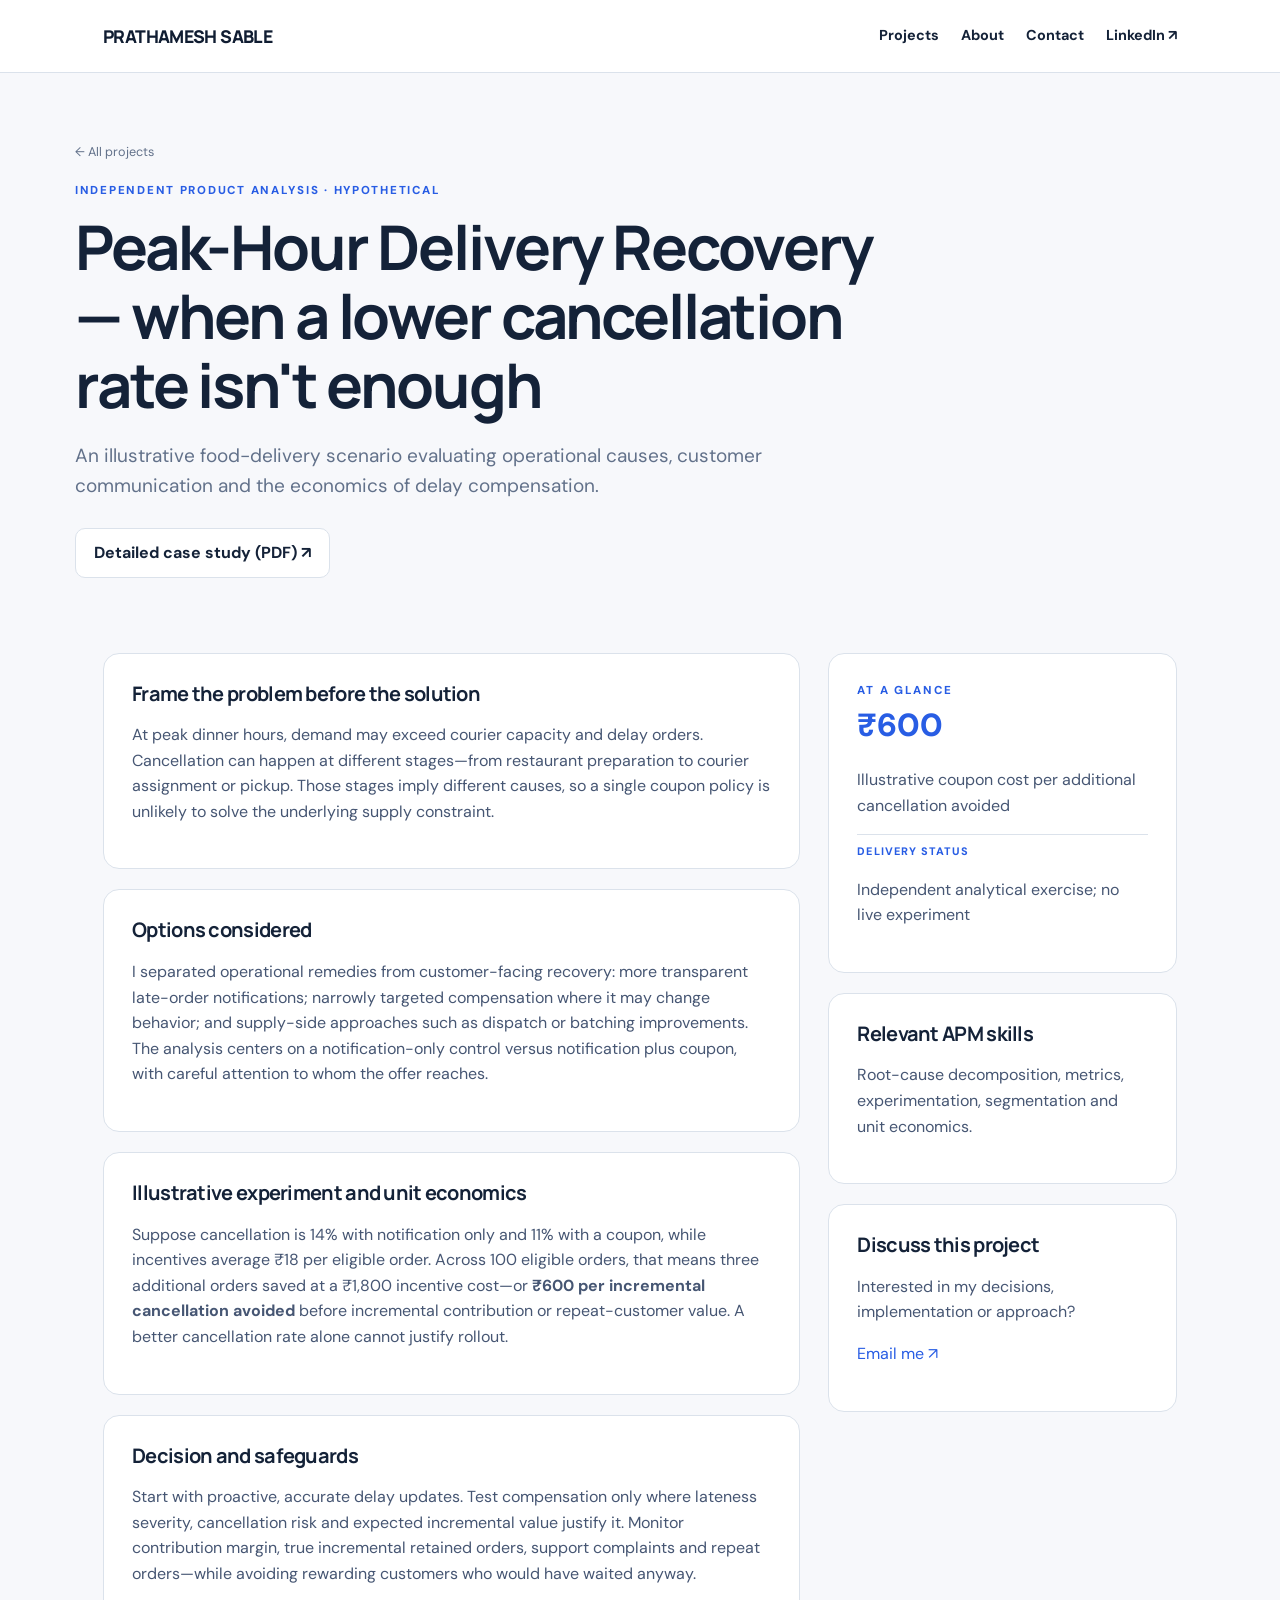
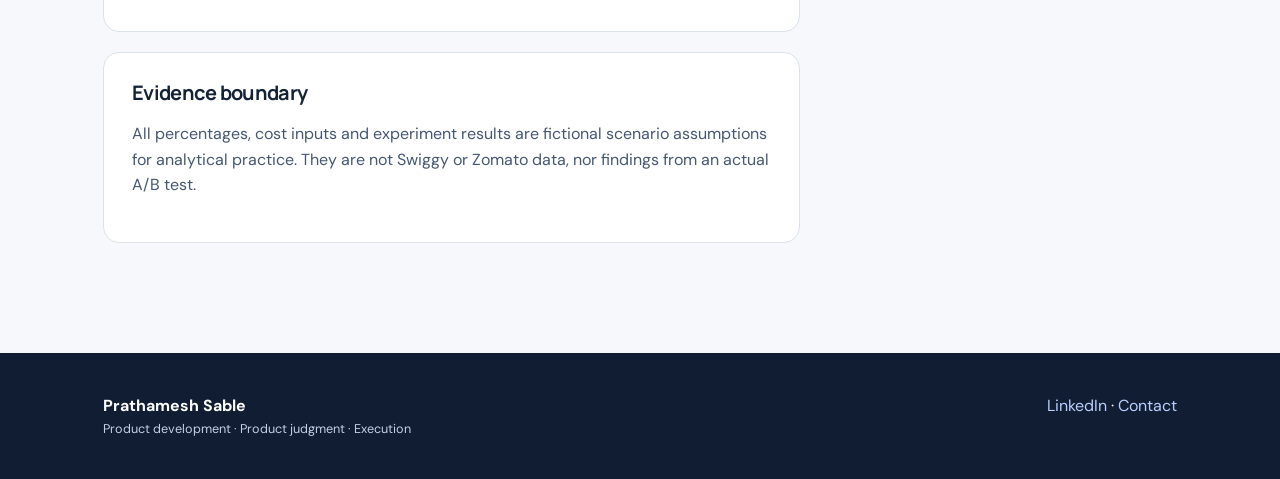
<file: projects/food-delivery-recovery.html>
<!doctype html><html lang="en"><head><meta charset="UTF-8"><meta name="viewport" content="width=device-width,initial-scale=1"><meta name="theme-color" content="#142238"><meta name="description" content="An illustrative food-delivery scenario evaluating operational causes, customer communication and the economics of delay compensation."><title>Peak-Hour Delivery Recovery — when a lower cancellation rate isn't enough | Prathamesh Sable</title><link rel="stylesheet" href="../assets/style.css"></head><body><header class="nav"><div class="wrap nav-in"><a class="logo" href="../index.html">PRATHAMESH SABLE</a><nav class="navlinks" aria-label="Main navigation"><a href="../index.html#projects">Projects</a><a href="../index.html#about">About</a><a href="../index.html#contact">Contact</a><a href="https://www.linkedin.com/in/prathamesh-sable-04aa8421a" target="_blank" rel="noopener">LinkedIn ↗</a></nav></div></header><main><div class="wrap detail-hero"><a href="../index.html#projects" class="tiny">← All projects</a><div style="margin-top:18px" class="eyebrow">INDEPENDENT PRODUCT ANALYSIS · HYPOTHETICAL</div><h1>Peak-Hour Delivery Recovery — when a lower cancellation rate isn't enough</h1><p class="lead">An illustrative food-delivery scenario evaluating operational causes, customer communication and the economics of delay compensation.</p><div class="actions"><a class="btn alt" href="../documents/food_delivery_apm_analytical_case_study.pdf" target="_blank" rel="noopener">Detailed case study (PDF) ↗</a></div></div><section><div class="wrap detail-grid"><div class="stack"><div class="panel"><h2>Frame the problem before the solution</h2><p>At peak dinner hours, demand may exceed courier capacity and delay orders. Cancellation can happen at different stages—from restaurant preparation to courier assignment or pickup. Those stages imply different causes, so a single coupon policy is unlikely to solve the underlying supply constraint.</p></div><div class="panel"><h2>Options considered</h2><p>I separated operational remedies from customer-facing recovery: more transparent late-order notifications; narrowly targeted compensation where it may change behavior; and supply-side approaches such as dispatch or batching improvements. The analysis centers on a notification-only control versus notification plus coupon, with careful attention to whom the offer reaches.</p></div><div class="panel"><h2>Illustrative experiment and unit economics</h2><p>Suppose cancellation is 14% with notification only and 11% with a coupon, while incentives average ₹18 per eligible order. Across 100 eligible orders, that means three additional orders saved at a ₹1,800 incentive cost—or <strong>₹600 per incremental cancellation avoided</strong> before incremental contribution or repeat-customer value. A better cancellation rate alone cannot justify rollout.</p></div><div class="panel"><h2>Decision and safeguards</h2><p>Start with proactive, accurate delay updates. Test compensation only where lateness severity, cancellation risk and expected incremental value justify it. Monitor contribution margin, true incremental retained orders, support complaints and repeat orders—while avoiding rewarding customers who would have waited anyway.</p></div><div class="panel"><h2>Evidence boundary</h2><p>All percentages, cost inputs and experiment results are fictional scenario assumptions for analytical practice. They are not Swiggy or Zomato data, nor findings from an actual A/B test.</p></div></div><aside class="stack"><div class="panel"><div class="eyebrow">At a glance</div><div class="metric">₹600</div><p>Illustrative coupon cost per additional cancellation avoided</p><hr style="border:0;border-top:1px solid var(--line)"><div class="tag">Delivery status</div><p>Independent analytical exercise; no live experiment</p></div><div class="panel"><h2>Relevant APM skills</h2><p>Root-cause decomposition, metrics, experimentation, segmentation and unit economics.</p></div><div class="panel"><h2>Discuss this project</h2><p>Interested in my decisions, implementation or approach?</p><p><a href="mailto:prathameshsspatil2000@gmail.com">Email me ↗</a></p></div></aside></div></section></main><footer><div class="wrap footerflex"><div><strong>Prathamesh Sable</strong><div class="tiny" style="color:#c4d1e5">Product development · Product judgment · Execution</div></div><div><a href="https://www.linkedin.com/in/prathamesh-sable-04aa8421a">LinkedIn</a> · <a href="../index.html#contact">Contact</a></div></div></footer></body></html>
</file>
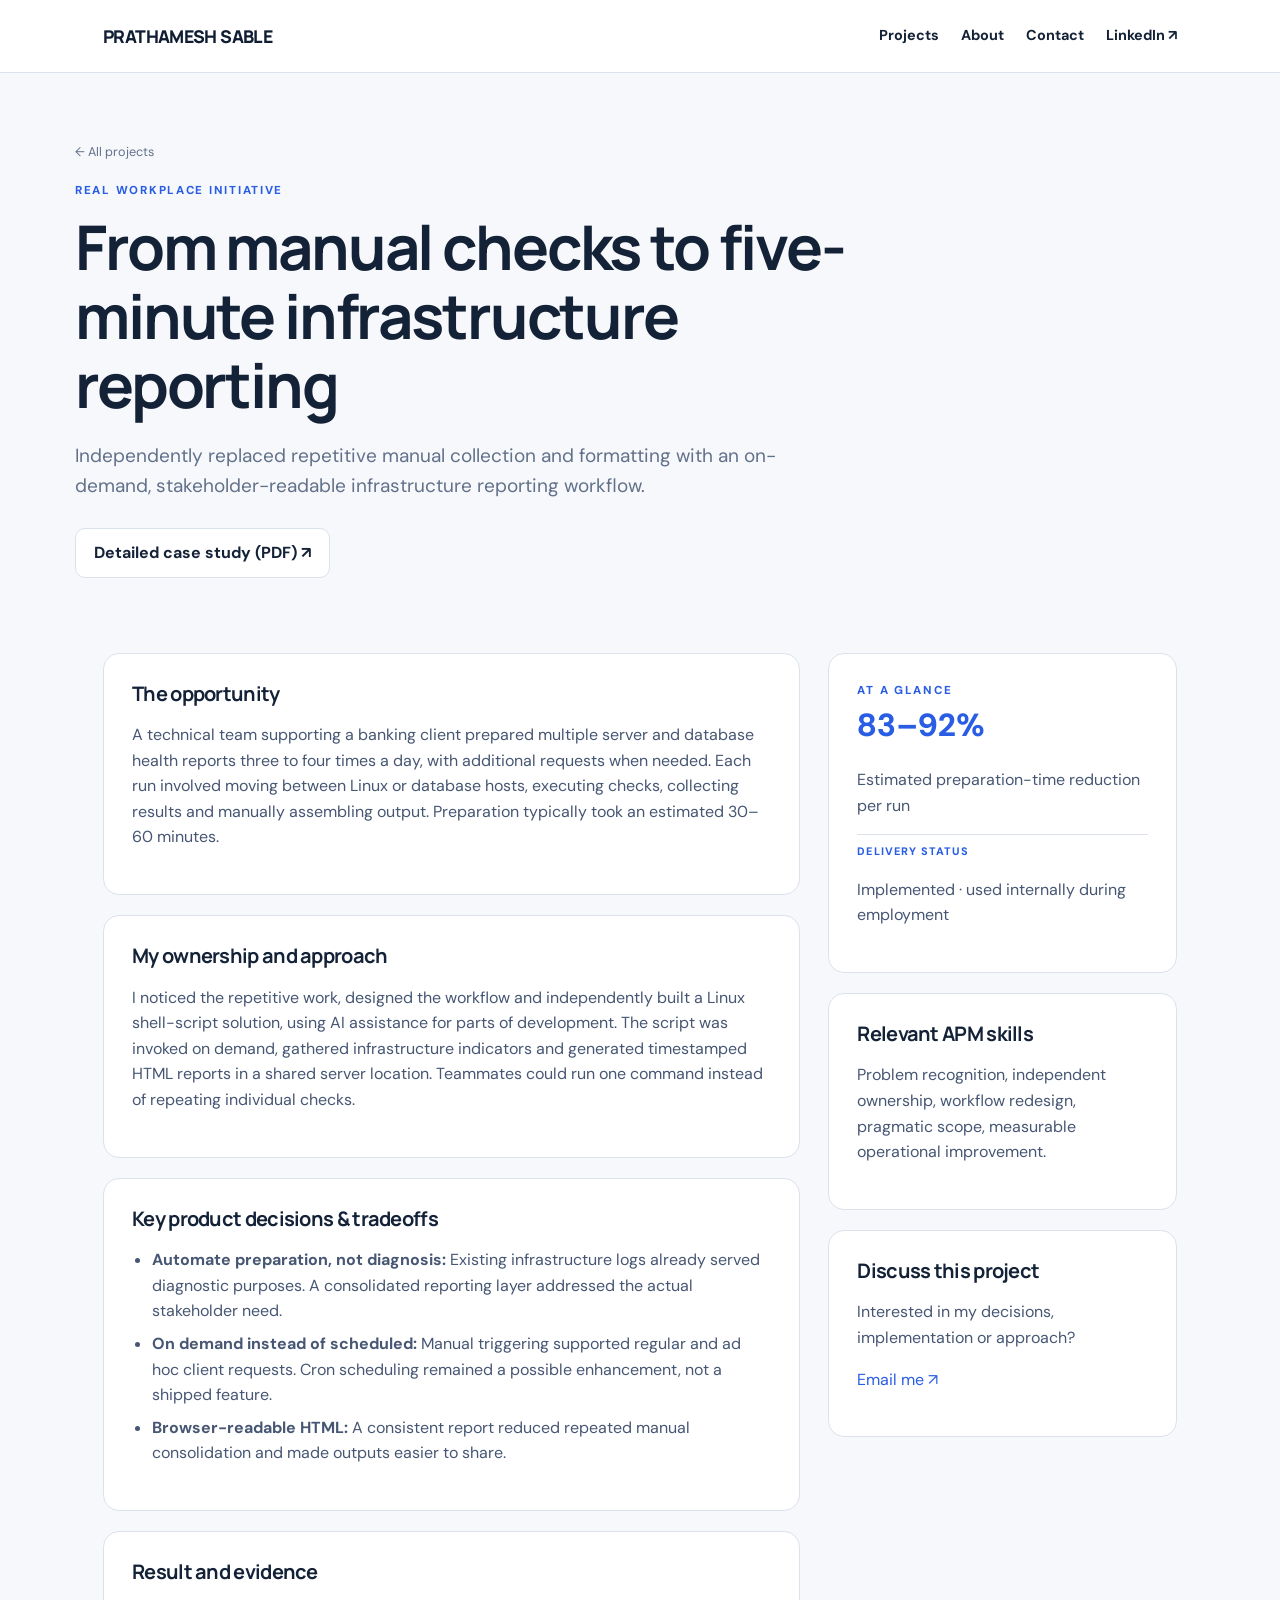
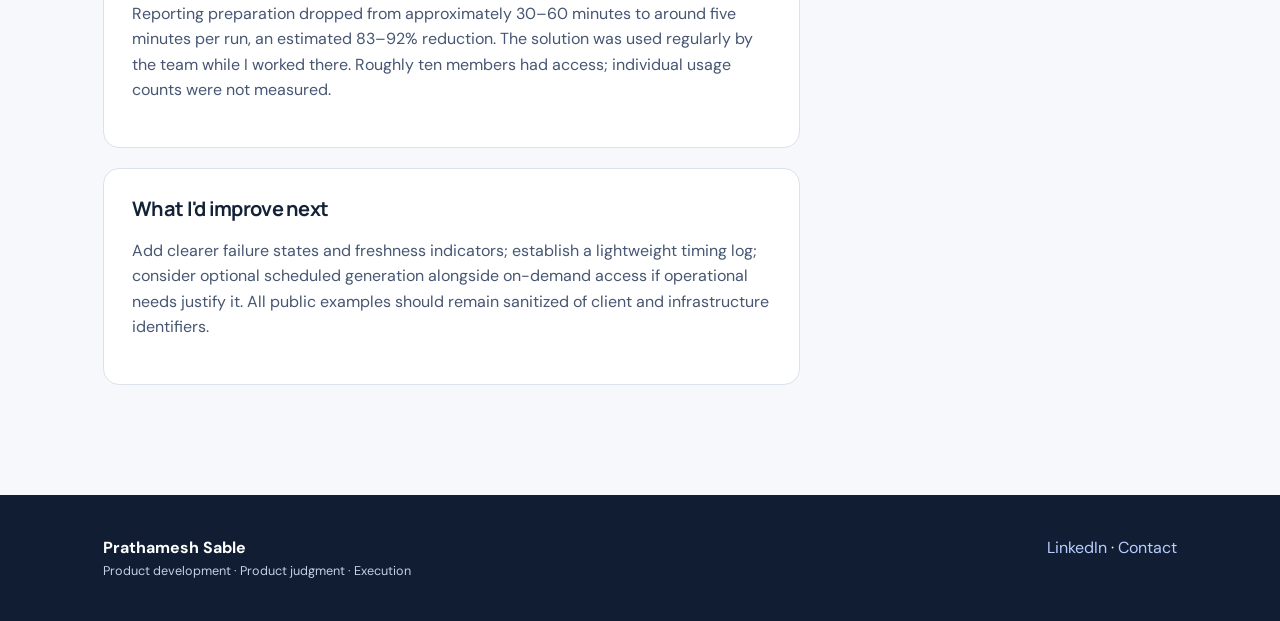
<file: projects/infrastructure-automation.html>
<!doctype html><html lang="en"><head><meta charset="UTF-8"><meta name="viewport" content="width=device-width,initial-scale=1"><meta name="theme-color" content="#142238"><meta name="description" content="Independently replaced repetitive manual collection and formatting with an on-demand, stakeholder-readable infrastructure reporting workflow."><title>From manual checks to five-minute infrastructure reporting | Prathamesh Sable</title><link rel="stylesheet" href="../assets/style.css"></head><body><header class="nav"><div class="wrap nav-in"><a class="logo" href="../index.html">PRATHAMESH SABLE</a><nav class="navlinks" aria-label="Main navigation"><a href="../index.html#projects">Projects</a><a href="../index.html#about">About</a><a href="../index.html#contact">Contact</a><a href="https://www.linkedin.com/in/prathamesh-sable-04aa8421a" target="_blank" rel="noopener">LinkedIn ↗</a></nav></div></header><main><div class="wrap detail-hero"><a href="../index.html#projects" class="tiny">← All projects</a><div style="margin-top:18px" class="eyebrow">REAL WORKPLACE INITIATIVE</div><h1>From manual checks to five-minute infrastructure reporting</h1><p class="lead">Independently replaced repetitive manual collection and formatting with an on-demand, stakeholder-readable infrastructure reporting workflow.</p><div class="actions"><a class="btn alt" href="../documents/infrastructure_reporting_apm_case_study.pdf" target="_blank" rel="noopener">Detailed case study (PDF) ↗</a></div></div><section><div class="wrap detail-grid"><div class="stack"><div class="panel"><h2>The opportunity</h2><p>A technical team supporting a banking client prepared multiple server and database health reports three to four times a day, with additional requests when needed. Each run involved moving between Linux or database hosts, executing checks, collecting results and manually assembling output. Preparation typically took an estimated 30–60 minutes.</p></div><div class="panel"><h2>My ownership and approach</h2><p>I noticed the repetitive work, designed the workflow and independently built a Linux shell-script solution, using AI assistance for parts of development. The script was invoked on demand, gathered infrastructure indicators and generated timestamped HTML reports in a shared server location. Teammates could run one command instead of repeating individual checks.</p></div><div class="panel"><h2>Key product decisions & tradeoffs</h2><ul><li><strong>Automate preparation, not diagnosis:</strong> Existing infrastructure logs already served diagnostic purposes. A consolidated reporting layer addressed the actual stakeholder need.</li><li><strong>On demand instead of scheduled:</strong> Manual triggering supported regular and ad hoc client requests. Cron scheduling remained a possible enhancement, not a shipped feature.</li><li><strong>Browser-readable HTML:</strong> A consistent report reduced repeated manual consolidation and made outputs easier to share.</li></ul></div><div class="panel"><h2>Result and evidence</h2><p>Reporting preparation dropped from approximately 30–60 minutes to around five minutes per run, an estimated 83–92% reduction. The solution was used regularly by the team while I worked there. Roughly ten members had access; individual usage counts were not measured.</p></div><div class="panel"><h2>What I'd improve next</h2><p>Add clearer failure states and freshness indicators; establish a lightweight timing log; consider optional scheduled generation alongside on-demand access if operational needs justify it. All public examples should remain sanitized of client and infrastructure identifiers.</p></div></div><aside class="stack"><div class="panel"><div class="eyebrow">At a glance</div><div class="metric">83–92%</div><p>Estimated preparation-time reduction per run</p><hr style="border:0;border-top:1px solid var(--line)"><div class="tag">Delivery status</div><p>Implemented · used internally during employment</p></div><div class="panel"><h2>Relevant APM skills</h2><p>Problem recognition, independent ownership, workflow redesign, pragmatic scope, measurable operational improvement.</p></div><div class="panel"><h2>Discuss this project</h2><p>Interested in my decisions, implementation or approach?</p><p><a href="mailto:prathameshsspatil2000@gmail.com">Email me ↗</a></p></div></aside></div></section></main><footer><div class="wrap footerflex"><div><strong>Prathamesh Sable</strong><div class="tiny" style="color:#c4d1e5">Product development · Product judgment · Execution</div></div><div><a href="https://www.linkedin.com/in/prathamesh-sable-04aa8421a">LinkedIn</a> · <a href="../index.html#contact">Contact</a></div></div></footer></body></html>
</file>
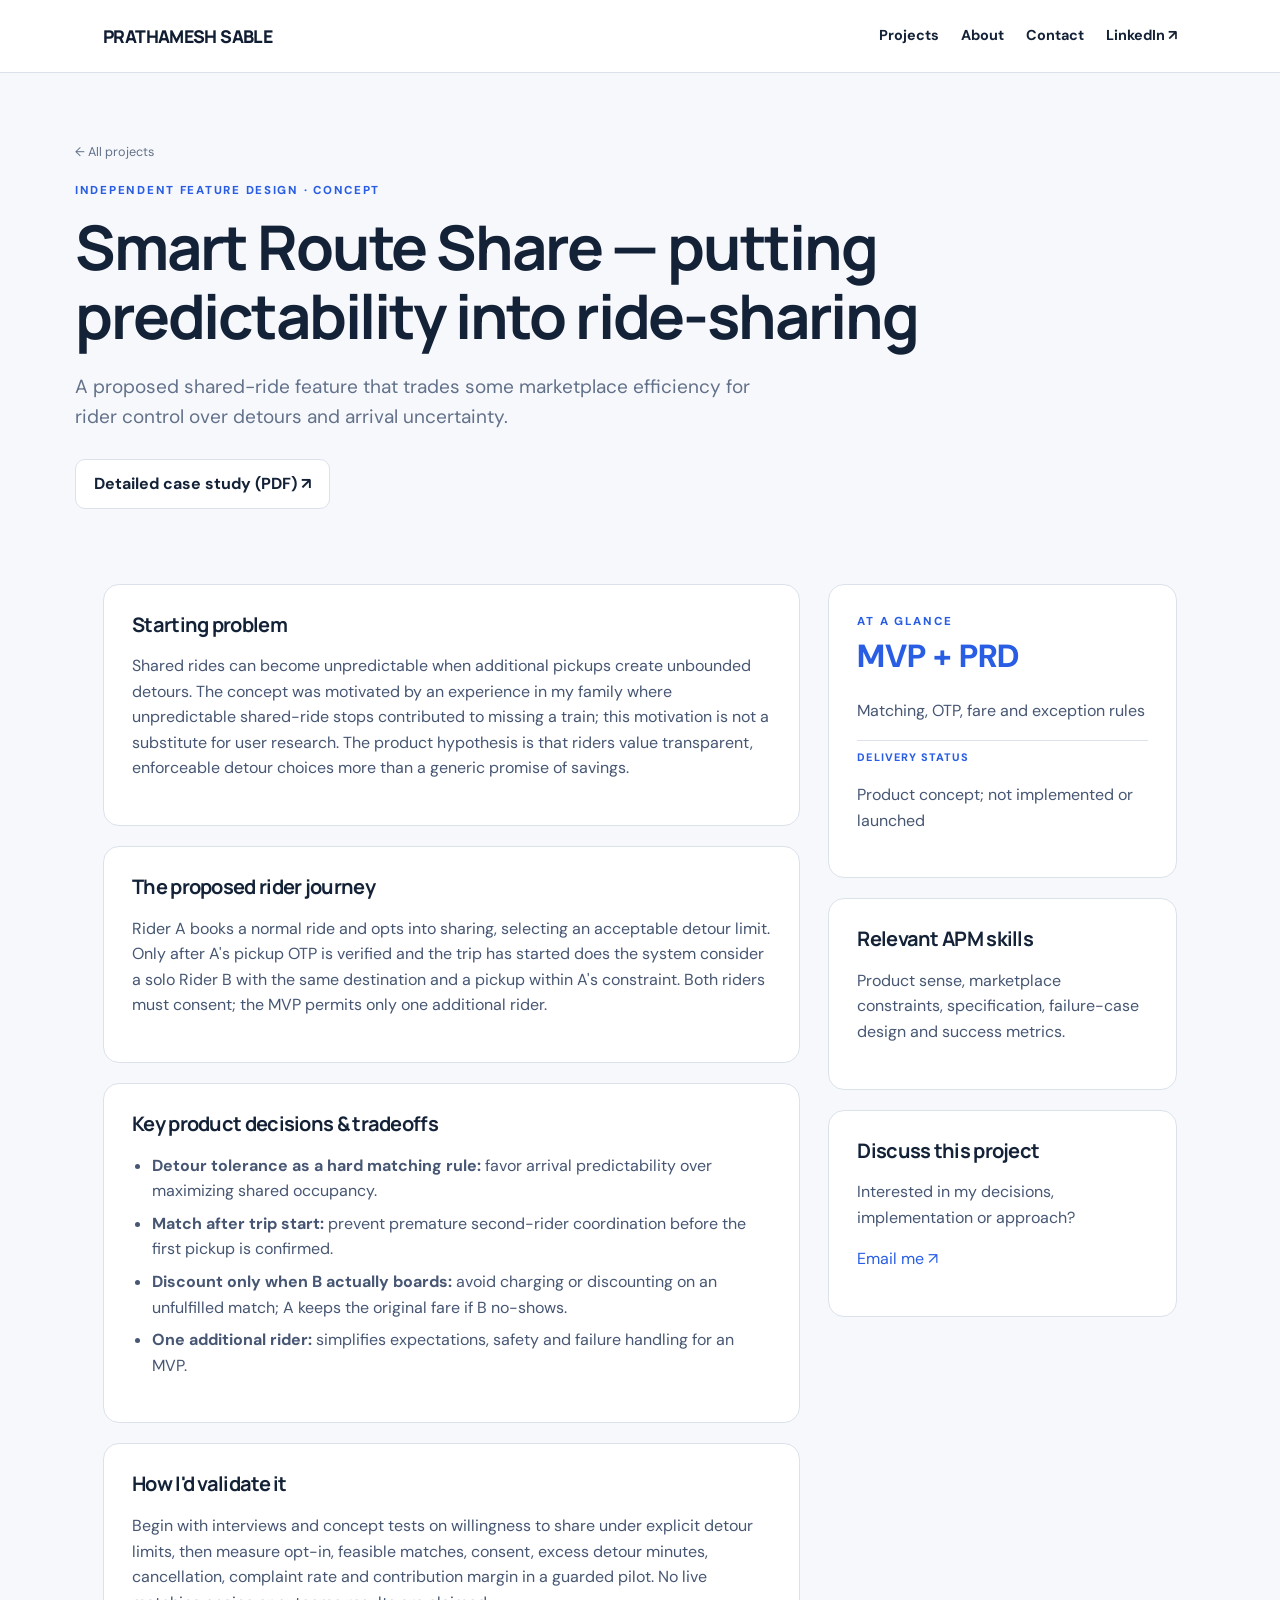
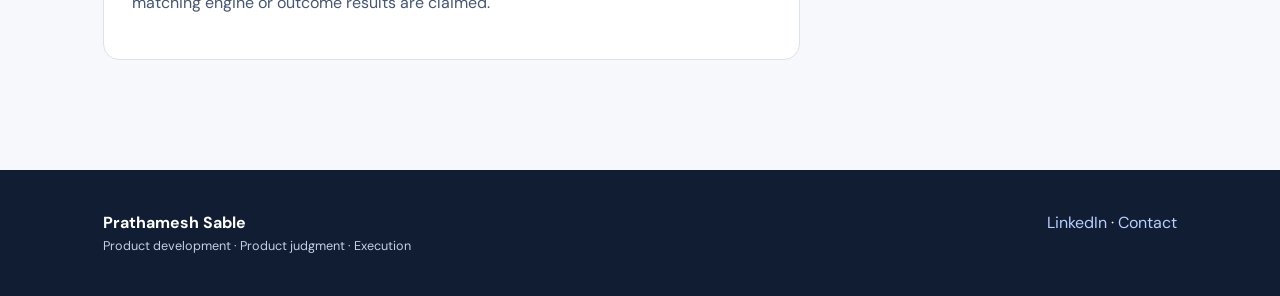
<file: projects/smart-route-share.html>
<!doctype html><html lang="en"><head><meta charset="UTF-8"><meta name="viewport" content="width=device-width,initial-scale=1"><meta name="theme-color" content="#142238"><meta name="description" content="A proposed shared-ride feature that trades some marketplace efficiency for rider control over detours and arrival uncertainty."><title>Smart Route Share — putting predictability into ride-sharing | Prathamesh Sable</title><link rel="stylesheet" href="../assets/style.css"></head><body><header class="nav"><div class="wrap nav-in"><a class="logo" href="../index.html">PRATHAMESH SABLE</a><nav class="navlinks" aria-label="Main navigation"><a href="../index.html#projects">Projects</a><a href="../index.html#about">About</a><a href="../index.html#contact">Contact</a><a href="https://www.linkedin.com/in/prathamesh-sable-04aa8421a" target="_blank" rel="noopener">LinkedIn ↗</a></nav></div></header><main><div class="wrap detail-hero"><a href="../index.html#projects" class="tiny">← All projects</a><div style="margin-top:18px" class="eyebrow">INDEPENDENT FEATURE DESIGN · CONCEPT</div><h1>Smart Route Share — putting predictability into ride-sharing</h1><p class="lead">A proposed shared-ride feature that trades some marketplace efficiency for rider control over detours and arrival uncertainty.</p><div class="actions"><a class="btn alt" href="../documents/smart_route_share_apm_case_study.pdf" target="_blank" rel="noopener">Detailed case study (PDF) ↗</a></div></div><section><div class="wrap detail-grid"><div class="stack"><div class="panel"><h2>Starting problem</h2><p>Shared rides can become unpredictable when additional pickups create unbounded detours. The concept was motivated by an experience in my family where unpredictable shared-ride stops contributed to missing a train; this motivation is not a substitute for user research. The product hypothesis is that riders value transparent, enforceable detour choices more than a generic promise of savings.</p></div><div class="panel"><h2>The proposed rider journey</h2><p>Rider A books a normal ride and opts into sharing, selecting an acceptable detour limit. Only after A's pickup OTP is verified and the trip has started does the system consider a solo Rider B with the same destination and a pickup within A's constraint. Both riders must consent; the MVP permits only one additional rider.</p></div><div class="panel"><h2>Key product decisions & tradeoffs</h2><ul><li><strong>Detour tolerance as a hard matching rule:</strong> favor arrival predictability over maximizing shared occupancy.</li><li><strong>Match after trip start:</strong> prevent premature second-rider coordination before the first pickup is confirmed.</li><li><strong>Discount only when B actually boards:</strong> avoid charging or discounting on an unfulfilled match; A keeps the original fare if B no-shows.</li><li><strong>One additional rider:</strong> simplifies expectations, safety and failure handling for an MVP.</li></ul></div><div class="panel"><h2>How I'd validate it</h2><p>Begin with interviews and concept tests on willingness to share under explicit detour limits, then measure opt-in, feasible matches, consent, excess detour minutes, cancellation, complaint rate and contribution margin in a guarded pilot. No live matching engine or outcome results are claimed.</p></div></div><aside class="stack"><div class="panel"><div class="eyebrow">At a glance</div><div class="metric">MVP + PRD</div><p>Matching, OTP, fare and exception rules</p><hr style="border:0;border-top:1px solid var(--line)"><div class="tag">Delivery status</div><p>Product concept; not implemented or launched</p></div><div class="panel"><h2>Relevant APM skills</h2><p>Product sense, marketplace constraints, specification, failure-case design and success metrics.</p></div><div class="panel"><h2>Discuss this project</h2><p>Interested in my decisions, implementation or approach?</p><p><a href="mailto:prathameshsspatil2000@gmail.com">Email me ↗</a></p></div></aside></div></section></main><footer><div class="wrap footerflex"><div><strong>Prathamesh Sable</strong><div class="tiny" style="color:#c4d1e5">Product development · Product judgment · Execution</div></div><div><a href="https://www.linkedin.com/in/prathamesh-sable-04aa8421a">LinkedIn</a> · <a href="../index.html#contact">Contact</a></div></div></footer></body></html>
</file>
<file: assets/style.css>
@import url('https://fonts.googleapis.com/css2?family=DM+Sans:wght@400;500;600;700&family=Manrope:wght@400;500;600;700;800&display=swap');
:root{--bg:#f7f8fb;--paper:#fff;--ink:#142238;--muted:#62718a;--line:#dbe2eb;--primary:#285de4;--navy:#101d32;--mint:#c5f0e6}*{box-sizing:border-box}html{scroll-behavior:smooth}body{margin:0;color:var(--ink);background:var(--bg);font-family:'DM Sans',system-ui,sans-serif;line-height:1.6}h1,h2,h3,.logo{font-family:Manrope,system-ui,sans-serif;letter-spacing:-.035em}h1{font-size:clamp(2.5rem,6vw,4.8rem);line-height:1.12;margin:12px 0 22px}h2{font-size:clamp(1.6rem,3vw,2.3rem);line-height:1.2}h3{line-height:1.3}a{color:var(--primary);text-decoration:none}a:hover{text-decoration:underline}.wrap{max-width:1130px;margin:auto;padding:0 28px}.nav{background:#ffffffed;position:sticky;top:0;z-index:50;border-bottom:1px solid var(--line);backdrop-filter:blur(10px)}.nav-in{min-height:72px;display:flex;align-items:center;justify-content:space-between;gap:20px}.logo{font-weight:800;color:var(--navy);font-size:1.1rem}.navlinks{display:flex;gap:22px;flex-wrap:wrap}.navlinks a{font-size:.9rem;font-weight:700;color:var(--ink)}.hero{padding:90px 0 72px}.eyebrow{font-weight:800;text-transform:uppercase;letter-spacing:.15em;color:var(--primary);font-size:.72rem}.lead{font-size:1.19rem;max-width:720px;color:var(--muted)}.actions{display:flex;gap:12px;flex-wrap:wrap;margin-top:26px}.btn{border:1px solid var(--primary);padding:11px 18px;background:var(--primary);color:white;border-radius:10px;font-weight:700;display:inline-block}.btn.alt{background:white;color:var(--ink);border-color:var(--line)}.btn:hover{text-decoration:none;filter:brightness(.96)}.proof{margin-top:45px;display:grid;grid-template-columns:repeat(3,minmax(0,1fr));gap:16px}.proof>div{background:white;border:1px solid var(--line);border-radius:14px;padding:19px}.proof strong{display:block;font-size:1.3rem}.proof small{color:var(--muted)}section{padding:45px 0}.sectionhead{display:flex;align-items:end;justify-content:space-between;gap:18px;margin-bottom:22px}.muted{color:var(--muted)}.cards{display:grid;grid-template-columns:repeat(2,minmax(0,1fr));gap:20px}.card{background:white;border-radius:18px;overflow:hidden;border:1px solid var(--line);display:flex;flex-direction:column}.card.large{grid-column:1/-1;display:grid;grid-template-columns:1.1fr 1fr}.cardcontent{padding:30px;display:flex;flex-direction:column;align-items:start}.tag{font-size:.68rem;letter-spacing:.1em;font-weight:800;text-transform:uppercase;color:var(--primary)}.card h3{font-size:1.45rem;margin:12px 0}.card p{color:var(--muted);margin:0 0 18px}.card .link{font-weight:800;margin-top:auto}.visual{background:linear-gradient(140deg,#102c52,#295be0);min-height:205px;position:relative;overflow:hidden;display:flex;align-items:center;justify-content:center;padding:20px;color:#fff}.visual.pale{background:linear-gradient(145deg,#d8f8ef,#e1ecff);color:var(--navy)}.visual.dark{background:linear-gradient(145deg,#1b2440,#505e7e)}.big-stat{font-size:clamp(3rem,7vw,5.5rem);line-height:1;letter-spacing:-.07em;font-weight:800}.visual img{height:250px;max-width:100%;width:auto;border-radius:16px;object-fit:contain;box-shadow:0 12px 28px #0a173c33}.visual img[src='']{display:none}.detail-hero{padding:65px 0 30px}.detail-hero h1{max-width:850px;font-size:clamp(2.25rem,5vw,3.85rem)}.detail-grid{display:grid;grid-template-columns:2fr 1fr;gap:28px;align-items:start}.panel{background:white;border:1px solid var(--line);padding:28px;border-radius:16px}.panel h2{font-size:1.25rem;margin-top:0}.panel p{color:#465673}.stack{display:grid;gap:20px}.highlight{background:#eef4ff;border-left:4px solid var(--primary);padding:22px;border-radius:0 14px 14px 0}.metric{font-size:2rem;font-weight:800;color:var(--primary)}.screens{display:flex;gap:12px;flex-wrap:wrap;margin:18px 0}.screens img{max-width:190px;width:30%;min-width:125px;border-radius:15px;border:1px solid var(--line)}.tiny{font-size:.79rem;color:var(--muted)}footer{background:var(--navy);color:white;padding:40px 0;margin-top:65px}footer a{color:#b9ceff}.footerflex{display:flex;justify-content:space-between;gap:20px;flex-wrap:wrap}ul{padding-left:20px}li{margin:7px 0}@media(max-width:750px){.nav-in{align-items:flex-start;padding-top:15px;padding-bottom:15px;flex-direction:column}.navlinks{gap:14px}.hero{padding:55px 0}.cards{grid-template-columns:1fr}.card.large{display:flex;grid-column:auto}.proof{grid-template-columns:1fr}.detail-grid{grid-template-columns:1fr}.cardcontent{padding:22px}.wrap{padding:0 20px}}
.value-grid{display:grid;grid-template-columns:repeat(2,minmax(0,1fr));gap:14px 26px;margin:20px 0}.value-grid h3{font-size:1.08rem;margin-bottom:5px}.value-grid p{margin-top:0}.detail-grid .panel li{color:#465673}.detail-grid .panel h2:not(:first-child){margin-top:25px}@media(max-width:750px){.value-grid{grid-template-columns:1fr}}
</file>
